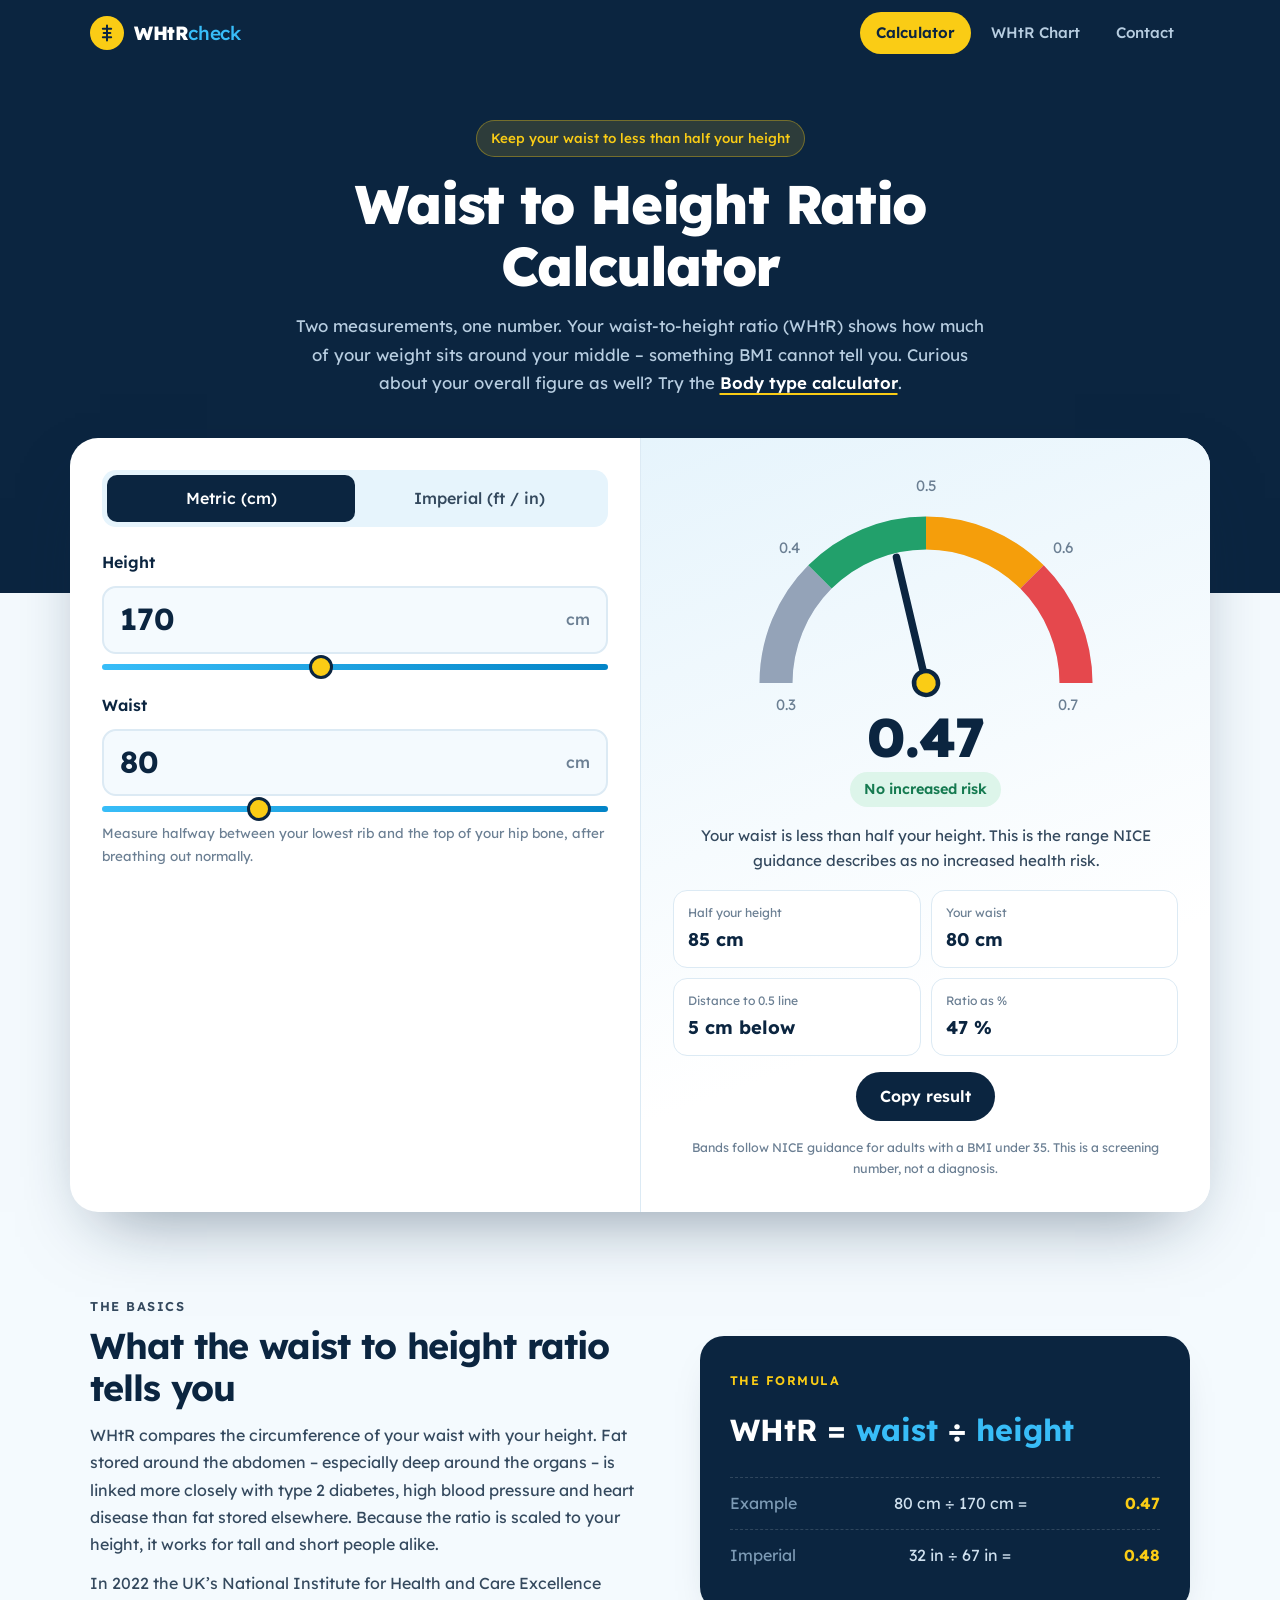
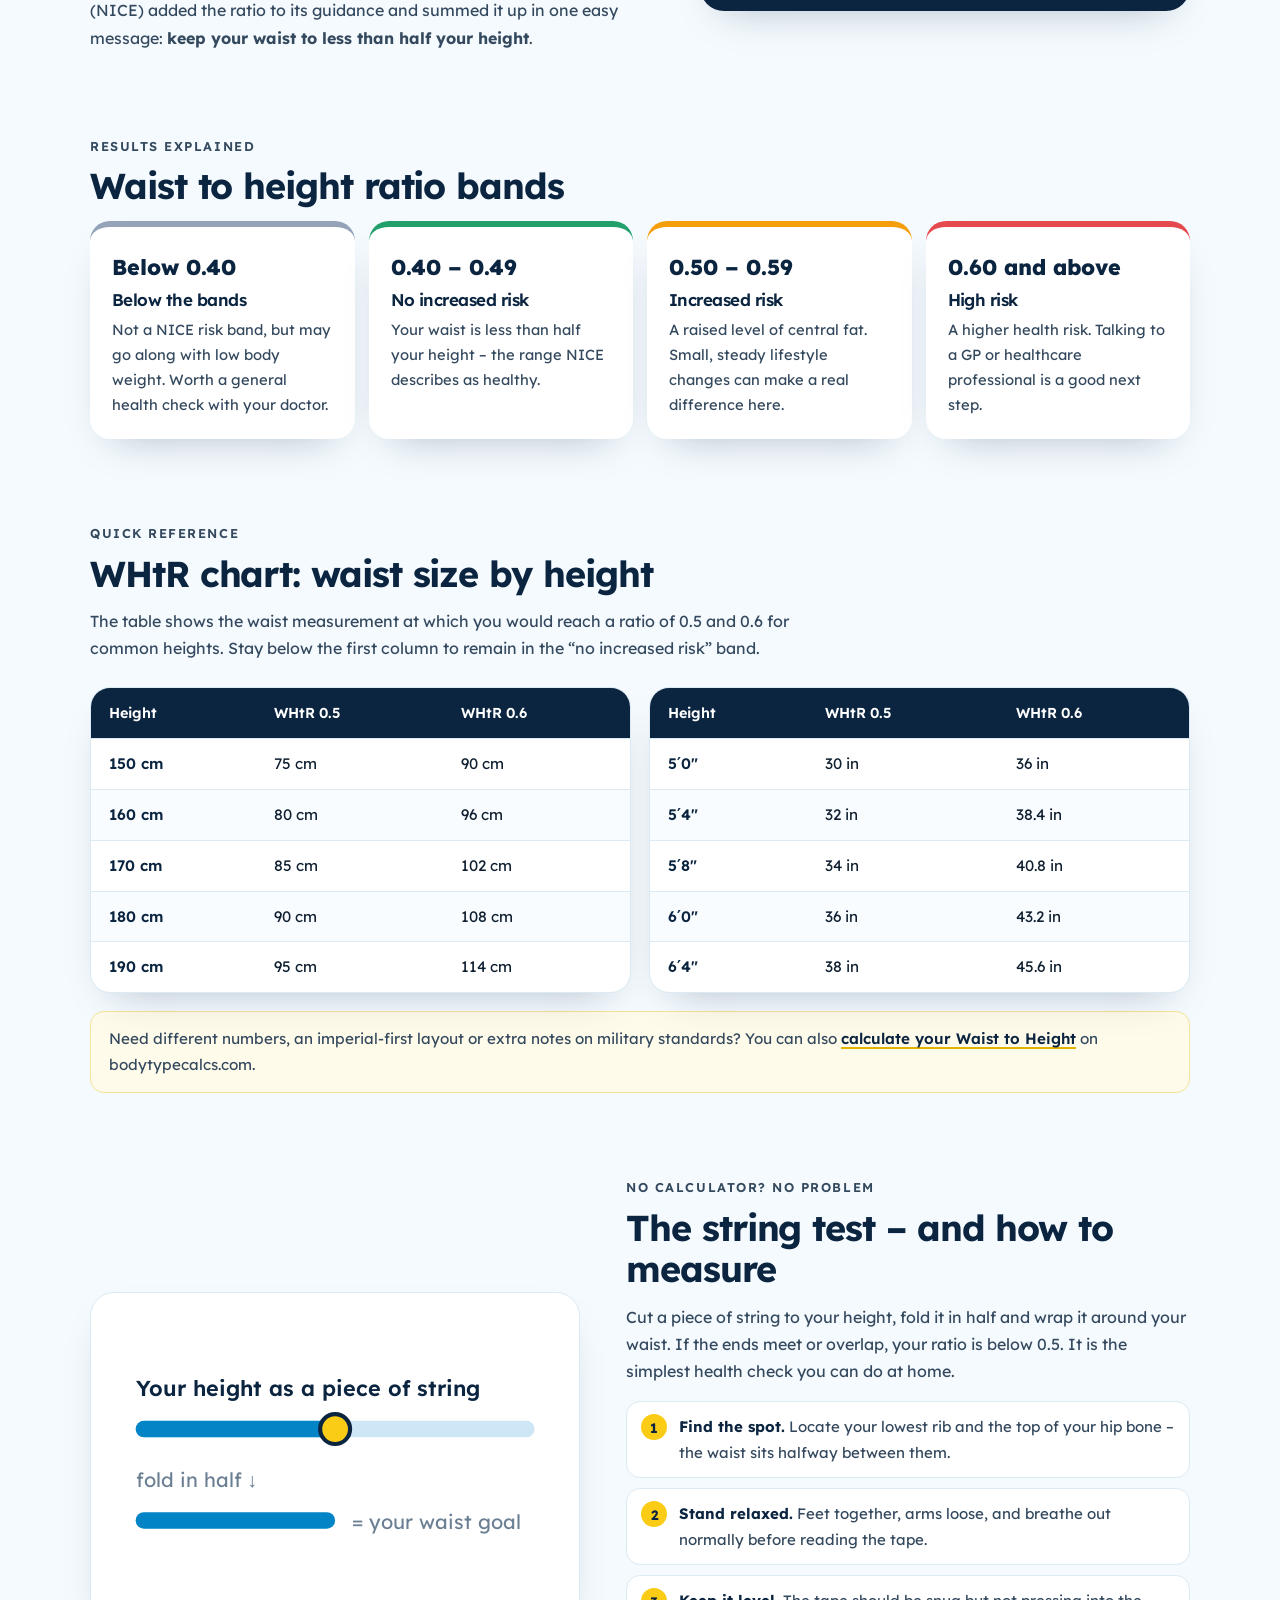
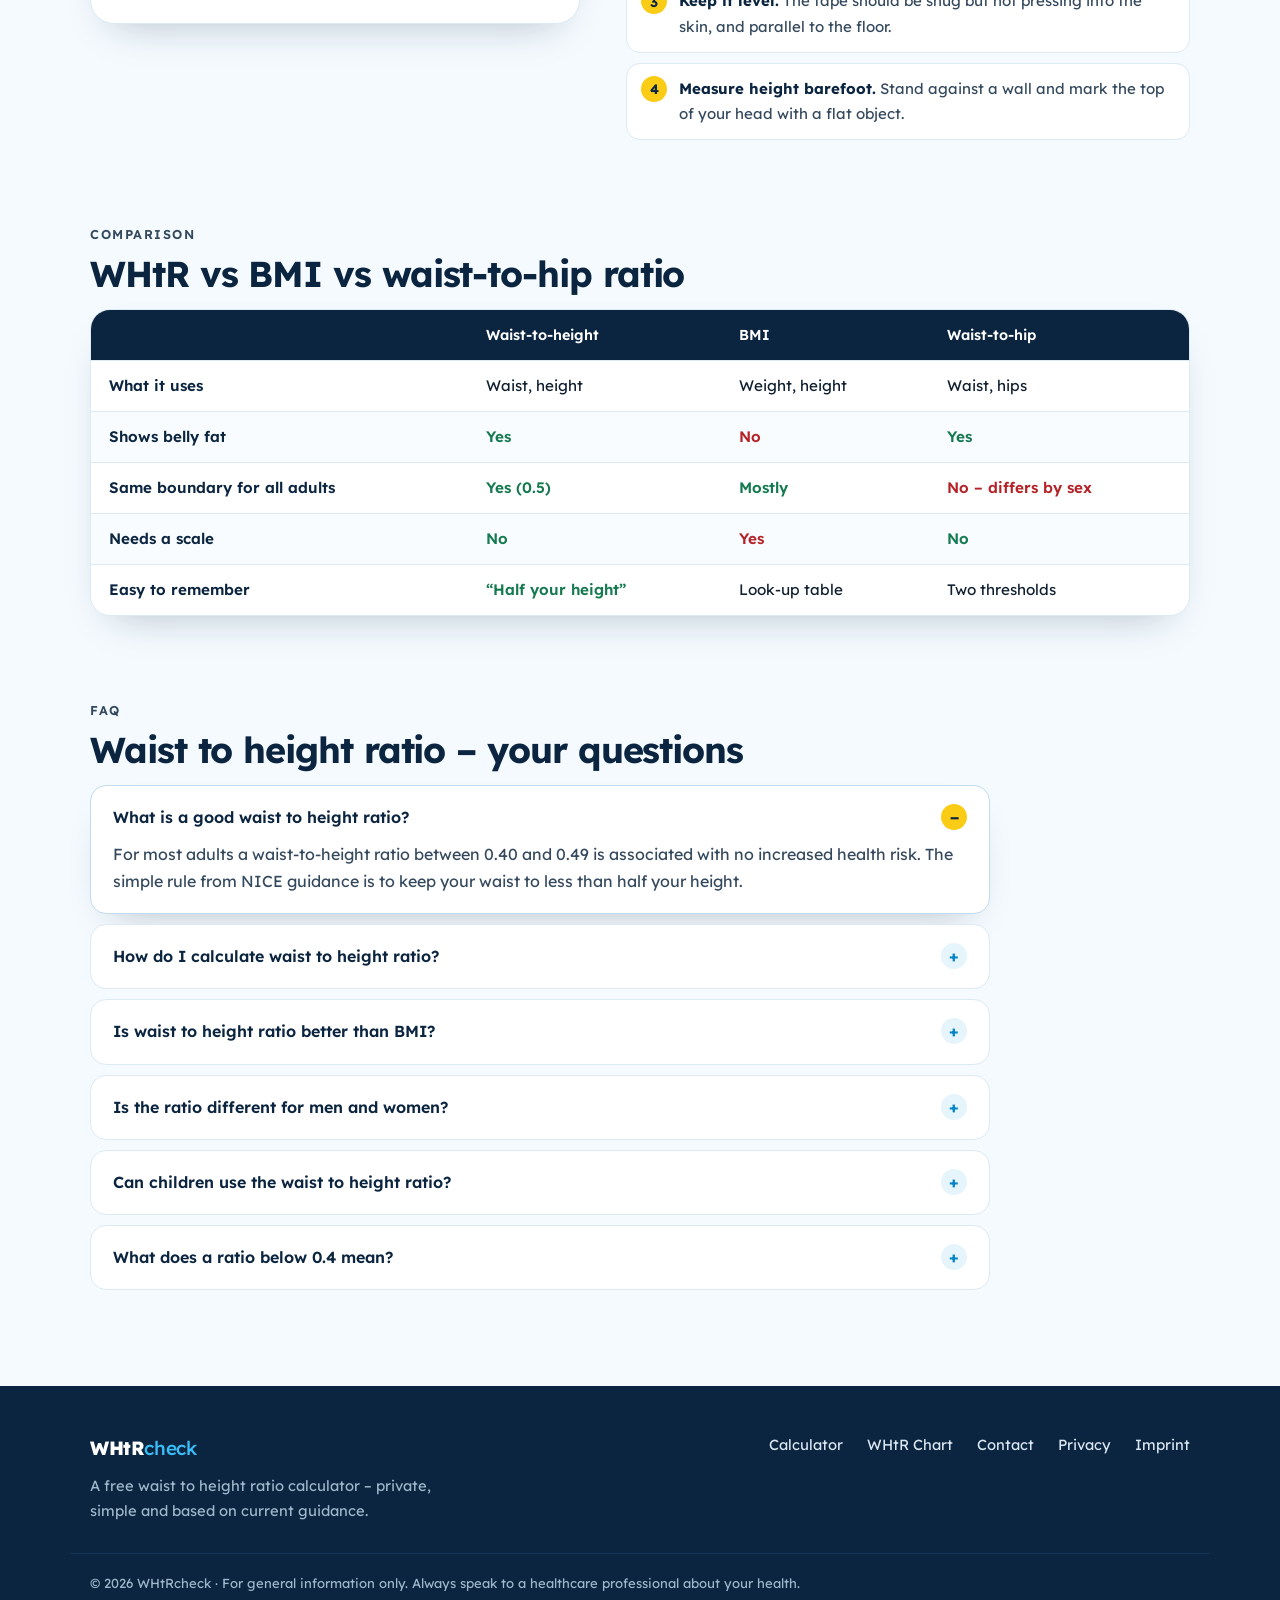
<file: index.html>
<!DOCTYPE html>
<html lang="en">
<head>
  <meta name="google-site-verification" content="YBAxCnKUeLoYZh-GeQafaLod0TiIpueyESzvMO1WSgw" />
<meta charset="UTF-8">
<meta name="viewport" content="width=device-width, initial-scale=1.0">
<title>Waist to Height Ratio Calculator – Check Your WHtR in Seconds</title>
<meta name="description" content="Free waist to height ratio calculator. Enter your height and waist in cm or feet and inches to get your WHtR, your health band based on NICE guidance and the waist size that equals half your height.">
<meta name="robots" content="index, follow">
<meta property="og:type" content="website">
<meta property="og:title" content="Waist to Height Ratio Calculator – Check Your WHtR in Seconds">
<meta property="og:description" content="Keep your waist to less than half your height. Check your ratio with this free WHtR calculator.">
<link rel="preconnect" href="https://fonts.googleapis.com">
<link rel="preconnect" href="https://fonts.gstatic.com" crossorigin>
<link href="https://fonts.googleapis.com/css2?family=Lexend:wght@400;500;600;700;800&display=swap" rel="stylesheet">
<link rel="stylesheet" href="style.css">

<script type="application/ld+json">
{
  "@context":"https://schema.org",
  "@graph":[
    {
      "@type":"WebApplication",
      "name":"Waist to Height Ratio Calculator",
      "applicationCategory":"HealthApplication",
      "operatingSystem":"Browser",
      "inLanguage":"en",
      "description":"Calculate your waist-to-height ratio (WHtR) from height and waist in metric or imperial units, with health bands based on NICE guidance.",
      "offers":{"@type":"Offer","price":"0","priceCurrency":"USD"}
    },
    {
      "@type":"FAQPage",
      "mainEntity":[
        {"@type":"Question","name":"What is a good waist to height ratio?","acceptedAnswer":{"@type":"Answer","text":"For most adults a waist-to-height ratio between 0.40 and 0.49 is associated with no increased health risk. The simple rule from NICE guidance is to keep your waist to less than half your height."}},
        {"@type":"Question","name":"How do I calculate waist to height ratio?","acceptedAnswer":{"@type":"Answer","text":"Divide your waist measurement by your height, using the same unit for both. A waist of 80 cm and a height of 170 cm give 80 ÷ 170 = 0.47."}},
        {"@type":"Question","name":"Is waist to height ratio better than BMI?","acceptedAnswer":{"@type":"Answer","text":"WHtR reflects fat stored around the middle, which BMI cannot show. That is why NICE recommends using it alongside BMI for adults with a BMI under 35. Neither measure is a diagnosis on its own."}},
        {"@type":"Question","name":"Is the ratio different for men and women?","acceptedAnswer":{"@type":"Answer","text":"No. The same boundaries of 0.5 and 0.6 are used for adult men and women, which makes the ratio easy to remember."}},
        {"@type":"Question","name":"Can children use the waist to height ratio?","acceptedAnswer":{"@type":"Answer","text":"Researchers often apply the 0.5 boundary from around age five, but results for children and teenagers should always be discussed with a paediatrician or GP rather than judged at home."}},
        {"@type":"Question","name":"What does a ratio below 0.4 mean?","acceptedAnswer":{"@type":"Answer","text":"A ratio under 0.40 is not a NICE risk band, but it can go along with low body weight. If your result is in this range, it is worth checking your overall health with a doctor."}}
      ]
    }
  ]
}
</script>
</head>
<body>

<header class="hd">
  <div class="wrap hd-in">
    <a href="#" class="lg" aria-label="WHtR Calculator home">
      <span class="lg-ic" aria-hidden="true"><svg viewBox="0 0 24 24" width="20" height="20"><path d="M12 3v18M7 7h10M8 12h8M7 17h10" stroke="#0b2540" stroke-width="2.4" stroke-linecap="round"/></svg></span>
      <span class="lg-tx">WHtR<b>check</b></span>
    </a>
    <button class="burger" aria-label="Menu" onclick="document.querySelector('.nv').classList.toggle('open')"><span></span><span></span></button>
    <nav class="nv">
      <a href="#" class="on">Calculator</a>
      <a href="#chart">WHtR Chart</a>
      <a href="#contact">Contact</a>
    </nav>
  </div>
</header>

<section class="hero">
  <div class="wrap hero-head">
    <span class="badge">Keep your waist to less than half your height</span>
    <h1>Waist to Height Ratio Calculator</h1>
    <p>Two measurements, one number. Your waist-to-height ratio (WHtR) shows how much of your weight sits around your middle – something BMI cannot tell you. Curious about your overall figure as well? Try the <a href="https://bodytypecalcs.com/">Body type calculator</a>.</p>
  </div>

  <div class="wrap app" id="calculator">
    <!-- INPUT -->
    <div class="panel-in">
      <div class="unit-sw" role="group" aria-label="Units">
        <button type="button" data-u="metric" class="on">Metric (cm)</button>
        <button type="button" data-u="imperial">Imperial (ft / in)</button>
      </div>

      <div class="grp">
        <label class="lbl" for="h-cm">Height</label>
        <div class="metric-only row">
          <div class="box"><input type="number" id="h-cm" value="170" min="50" max="250" step="0.5" inputmode="decimal"><span>cm</span></div>
        </div>
        <div class="imperial-only row two">
          <div class="box"><input type="number" id="h-ft" value="5" min="2" max="8" step="1" aria-label="Height feet"><span>ft</span></div>
          <div class="box"><input type="number" id="h-in" value="7" min="0" max="11.9" step="0.5" aria-label="Height inches"><span>in</span></div>
        </div>
        <input type="range" id="h-range" min="140" max="210" step="0.5" value="170" aria-label="Height slider">
      </div>

      <div class="grp">
        <label class="lbl" for="w-val">Waist</label>
        <div class="row">
          <div class="box"><input type="number" id="w-val" value="80" min="30" max="200" step="0.5" inputmode="decimal"><span class="w-unit">cm</span></div>
        </div>
        <input type="range" id="w-range" min="50" max="150" step="0.5" value="80" aria-label="Waist slider">
        <p class="help">Measure halfway between your lowest rib and the top of your hip bone, after breathing out normally.</p>
      </div>

      <p class="err" id="err" role="alert"></p>
    </div>

    <!-- RESULT -->
    <div class="panel-out" aria-live="polite">
      <div class="gauge">
        <svg viewBox="0 -22 240 164" aria-hidden="true">
          <path d="M20 120 A100 100 0 0 1 220 120" class="g-bg"/>
          <path d="M20 120 A100 100 0 0 1 49.3 49.3" class="g-a"/>
          <path d="M49.3 49.3 A100 100 0 0 1 120 20" class="g-b"/>
          <path d="M120 20 A100 100 0 0 1 190.7 49.3" class="g-c"/>
          <path d="M190.7 49.3 A100 100 0 0 1 220 120" class="g-d"/>
          <text x="29" y="33" class="g-t" text-anchor="middle">0.4</text><text x="120" y="-8" class="g-t" text-anchor="middle">0.5</text><text x="211" y="33" class="g-t" text-anchor="middle">0.6</text>
          <g id="needle" style="transform-origin:120px 120px"><line x1="120" y1="120" x2="120" y2="34" class="g-needle"/><circle cx="120" cy="120" r="8" class="g-hub"/></g>
          <text x="20" y="138" class="g-t">0.3</text><text x="208" y="138" class="g-t">0.7</text>
        </svg>
        <div class="g-val"><b id="o-ratio">0.47</b><span id="o-band" class="band b-ok">No increased risk</span></div>
      </div>
      <p class="o-msg" id="o-msg"></p>
      <div class="o-grid">
        <div><span>Half your height</span><b id="o-half">85 cm</b></div>
        <div><span>Your waist</span><b id="o-waist">80 cm</b></div>
        <div><span>Distance to 0.5 line</span><b id="o-diff">5 cm below</b></div>
        <div><span>Ratio as %</span><b id="o-pct">47 %</b></div>
      </div>
      <button class="cp" id="cp">Copy result</button>
      <p class="disc">Bands follow NICE guidance for adults with a BMI under 35. This is a screening number, not a diagnosis.</p>
    </div>
  </div>
</section>

<main class="wrap">

  <!-- WHAT -->
  <section class="sec split">
    <div>
      <p class="ey">The basics</p>
      <h2>What the waist to height ratio tells you</h2>
      <p>WHtR compares the circumference of your waist with your height. Fat stored around the abdomen – especially deep around the organs – is linked more closely with type 2 diabetes, high blood pressure and heart disease than fat stored elsewhere. Because the ratio is scaled to your height, it works for tall and short people alike.</p>
      <p>In 2022 the UK’s National Institute for Health and Care Excellence (NICE) added the ratio to its guidance and summed it up in one easy message: <b>keep your waist to less than half your height</b>.</p>
    </div>
    <div class="formula">
      <span class="f-l">The formula</span>
      <div class="f-main">WHtR = <i>waist</i> ÷ <i>height</i></div>
      <div class="f-ex"><span>Example</span>80 cm ÷ 170 cm = <b>0.47</b></div>
      <div class="f-ex"><span>Imperial</span>32 in ÷ 67 in = <b>0.48</b></div>
    </div>
  </section>

  <!-- BANDS -->
  <section class="sec">
    <p class="ey">Results explained</p>
    <h2>Waist to height ratio bands</h2>
    <div class="bands">
      <article class="bd-a"><b>Below 0.40</b><h3>Below the bands</h3><p>Not a NICE risk band, but may go along with low body weight. Worth a general health check with your doctor.</p></article>
      <article class="bd-b"><b>0.40 – 0.49</b><h3>No increased risk</h3><p>Your waist is less than half your height – the range NICE describes as healthy.</p></article>
      <article class="bd-c"><b>0.50 – 0.59</b><h3>Increased risk</h3><p>A raised level of central fat. Small, steady lifestyle changes can make a real difference here.</p></article>
      <article class="bd-d"><b>0.60 and above</b><h3>High risk</h3><p>A higher health risk. Talking to a GP or healthcare professional is a good next step.</p></article>
    </div>
  </section>

  <!-- CHART -->
  <section class="sec" id="chart">
    <p class="ey">Quick reference</p>
    <h2>WHtR chart: waist size by height</h2>
    <p class="lead">The table shows the waist measurement at which you would reach a ratio of 0.5 and 0.6 for common heights. Stay below the first column to remain in the “no increased risk” band.</p>
    <div class="chart-grid">
      <div class="tbl">
        <table>
          <thead><tr><th>Height</th><th>WHtR 0.5</th><th>WHtR 0.6</th></tr></thead>
          <tbody>
            <tr><td>150 cm</td><td>75 cm</td><td>90 cm</td></tr>
            <tr><td>160 cm</td><td>80 cm</td><td>96 cm</td></tr>
            <tr><td>170 cm</td><td>85 cm</td><td>102 cm</td></tr>
            <tr><td>180 cm</td><td>90 cm</td><td>108 cm</td></tr>
            <tr><td>190 cm</td><td>95 cm</td><td>114 cm</td></tr>
          </tbody>
        </table>
      </div>
      <div class="tbl">
        <table>
          <thead><tr><th>Height</th><th>WHtR 0.5</th><th>WHtR 0.6</th></tr></thead>
          <tbody>
            <tr><td>5′0″</td><td>30 in</td><td>36 in</td></tr>
            <tr><td>5′4″</td><td>32 in</td><td>38.4 in</td></tr>
            <tr><td>5′8″</td><td>34 in</td><td>40.8 in</td></tr>
            <tr><td>6′0″</td><td>36 in</td><td>43.2 in</td></tr>
            <tr><td>6′4″</td><td>38 in</td><td>45.6 in</td></tr>
          </tbody>
        </table>
      </div>
    </div>
    <p class="note">Need different numbers, an imperial-first layout or extra notes on military standards? You can also <a href="https://bodytypecalcs.com/waist-to-height-ratio-calculator/">calculate your Waist to Height</a> on bodytypecalcs.com.</p>
  </section>

  <!-- STRING TEST + MEASURE -->
  <section class="sec split rev">
    <div class="string">
      <svg viewBox="0 0 260 160" aria-hidden="true">
        <rect x="10" y="60" width="240" height="10" rx="5" fill="#cfe6f7"/>
        <rect x="10" y="60" width="120" height="10" rx="5" fill="#0284c7"/>
        <circle cx="130" cy="65" r="9" fill="#facc15" stroke="#0b2540" stroke-width="2.5"/>
        <text x="10" y="45" class="s-t">Your height as a piece of string</text>
        <text x="10" y="100" class="s-t2">fold in half ↓</text>
        <rect x="10" y="115" width="120" height="10" rx="5" fill="#0284c7"/>
        <text x="140" y="125" class="s-t2">= your waist goal</text>
      </svg>
    </div>
    <div>
      <p class="ey">No calculator? No problem</p>
      <h2>The string test – and how to measure</h2>
      <p>Cut a piece of string to your height, fold it in half and wrap it around your waist. If the ends meet or overlap, your ratio is below 0.5. It is the simplest health check you can do at home.</p>
      <ul class="steps">
        <li><b>Find the spot.</b> Locate your lowest rib and the top of your hip bone – the waist sits halfway between them.</li>
        <li><b>Stand relaxed.</b> Feet together, arms loose, and breathe out normally before reading the tape.</li>
        <li><b>Keep it level.</b> The tape should be snug but not pressing into the skin, and parallel to the floor.</li>
        <li><b>Measure height barefoot.</b> Stand against a wall and mark the top of your head with a flat object.</li>
      </ul>
    </div>
  </section>

  <!-- COMPARE -->
  <section class="sec">
    <p class="ey">Comparison</p>
    <h2>WHtR vs BMI vs waist-to-hip ratio</h2>
    <div class="tbl wide">
      <table>
        <thead><tr><th></th><th>Waist-to-height</th><th>BMI</th><th>Waist-to-hip</th></tr></thead>
        <tbody>
          <tr><td>What it uses</td><td>Waist, height</td><td>Weight, height</td><td>Waist, hips</td></tr>
          <tr><td>Shows belly fat</td><td class="y">Yes</td><td class="n">No</td><td class="y">Yes</td></tr>
          <tr><td>Same boundary for all adults</td><td class="y">Yes (0.5)</td><td class="y">Mostly</td><td class="n">No – differs by sex</td></tr>
          <tr><td>Needs a scale</td><td class="y">No</td><td class="n">Yes</td><td class="y">No</td></tr>
          <tr><td>Easy to remember</td><td class="y">“Half your height”</td><td>Look-up table</td><td>Two thresholds</td></tr>
        </tbody>
      </table>
    </div>
  </section>

  <!-- FAQ -->
  <section class="sec">
    <p class="ey">FAQ</p>
    <h2>Waist to height ratio – your questions</h2>
    <div class="faq">
      <details open><summary>What is a good waist to height ratio?</summary><p>For most adults a waist-to-height ratio between 0.40 and 0.49 is associated with no increased health risk. The simple rule from NICE guidance is to keep your waist to less than half your height.</p></details>
      <details><summary>How do I calculate waist to height ratio?</summary><p>Divide your waist measurement by your height, using the same unit for both. A waist of 80 cm and a height of 170 cm give 80 ÷ 170 = 0.47.</p></details>
      <details><summary>Is waist to height ratio better than BMI?</summary><p>WHtR reflects fat stored around the middle, which BMI cannot show. That is why NICE recommends using it alongside BMI for adults with a BMI under 35. Neither measure is a diagnosis on its own.</p></details>
      <details><summary>Is the ratio different for men and women?</summary><p>No. The same boundaries of 0.5 and 0.6 are used for adult men and women, which makes the ratio easy to remember.</p></details>
      <details><summary>Can children use the waist to height ratio?</summary><p>Researchers often apply the 0.5 boundary from around age five, but results for children and teenagers should always be discussed with a paediatrician or GP rather than judged at home.</p></details>
      <details><summary>What does a ratio below 0.4 mean?</summary><p>A ratio under 0.40 is not a NICE risk band, but it can go along with low body weight. If your result is in this range, it is worth checking your overall health with a doctor.</p></details>
    </div>
  </section>
</main>

<footer class="ft" id="contact">
  <div class="wrap ft-in">
    <div>
      <span class="lg-tx light">WHtR<b>check</b></span>
      <p>A free waist to height ratio calculator – private, simple and based on current guidance.</p>
    </div>
    <nav>
      <a href="#calculator">Calculator</a>
      <a href="#chart">WHtR Chart</a>
      <a href="#">Contact</a>
      <a href="#">Privacy</a>
      <a href="#">Imprint</a>
    </nav>
  </div>
  <p class="wrap ft-copy">© <span id="yr"></span> WHtRcheck · For general information only. Always speak to a healthcare professional about your health.</p>
</footer>

<div class="toast" id="toast"></div>

<script>
(function(){
  var $=function(id){return document.getElementById(id);};
  var unit='metric', txt='';

  function heightCm(){
    if(unit==='metric') return parseFloat($('h-cm').value);
    var ft=parseFloat($('h-ft').value)||0, inch=parseFloat($('h-in').value)||0;
    return (ft*12+inch)*2.54;
  }
  function waistCm(){ var v=parseFloat($('w-val').value); return unit==='metric'?v:v*2.54; }
  function show(cm){ return unit==='metric'?(Math.round(cm*10)/10)+' cm':(Math.round(cm/2.54*10)/10)+' in'; }

  function calc(){
    var h=heightCm(), w=waistCm();
    if(!(h>50) || !(w>20)){ $('err').textContent='Please enter a valid height and waist.'; return; }
    $('err').textContent='';
    var r=w/h, rr=Math.round(r*100)/100;
    $('o-ratio').textContent=rr.toFixed(2);
    var band, cls, msg;
    if(r<0.40){ band='Below the bands'; cls='b-low'; msg='Your ratio is under 0.40. This is not a NICE risk band, but it can go along with low body weight – a general check-up with your doctor is a good idea.'; }
    else if(r<0.50){ band='No increased risk'; cls='b-ok'; msg='Your waist is less than half your height. This is the range NICE guidance describes as no increased health risk.'; }
    else if(r<0.60){ band='Increased risk'; cls='b-mid'; msg='Your waist is half your height or more. NICE links this range with increased health risk from central fat.'; }
    else { band='High risk'; cls='b-high'; msg='Your ratio is 0.60 or higher, which NICE links with high health risk. Consider talking to a GP or healthcare professional.'; }
    $('o-band').textContent=band; $('o-band').className='band '+cls;
    $('o-msg').textContent=msg;
    var half=h/2, diff=w-half;
    $('o-half').textContent=show(half);
    $('o-waist').textContent=show(w);
    $('o-diff').textContent=Math.abs(diff)<0.05?'on the line':show(Math.abs(diff))+(diff<0?' below':' above');
    $('o-pct').textContent=Math.round(r*100)+' %';
    var clamped=Math.max(0.3,Math.min(0.7,r));
    var deg=(clamped-0.5)/0.2*90;
    $('needle').style.transform='rotate('+deg+'deg)';
    txt='My waist-to-height ratio: '+rr.toFixed(2)+' ('+band+')';
  }

  function syncRangesFromInputs(){
    var h=heightCm(), w=parseFloat($('w-val').value);
    if(h>0) $('h-range').value=unit==='metric'?h:Math.round(h/2.54*2)/2;
    if(w>0) $('w-range').value=w;
  }
  function setRanges(){
    if(unit==='metric'){ $('h-range').min=140; $('h-range').max=210; $('w-range').min=50; $('w-range').max=150; }
    else { $('h-range').min=55; $('h-range').max=83; $('w-range').min=20; $('w-range').max=60; }
  }

  document.querySelectorAll('.unit-sw button').forEach(function(b){
    b.addEventListener('click',function(){
      if(b.dataset.u===unit) return;
      var h=heightCm(), w=waistCm();
      unit=b.dataset.u;
      document.querySelectorAll('.unit-sw button').forEach(function(x){x.classList.toggle('on',x===b);});
      document.body.classList.toggle('imp',unit==='imperial');
      if(unit==='metric'){ $('h-cm').value=Math.round(h*2)/2; $('w-val').value=Math.round(w*2)/2; }
      else { var ti=h/2.54, ft=Math.floor(ti/12), inch=Math.round((ti-ft*12)*2)/2; if(inch>=12){ft++;inch=0;} $('h-ft').value=ft; $('h-in').value=inch; $('w-val').value=Math.round(w/2.54*2)/2; }
      document.querySelectorAll('.w-unit').forEach(function(s){s.textContent=unit==='metric'?'cm':'in';});
      setRanges(); syncRangesFromInputs(); calc();
    });
  });
  ['h-cm','h-ft','h-in','w-val'].forEach(function(id){ $(id).addEventListener('input',function(){ syncRangesFromInputs(); calc(); }); });
  $('h-range').addEventListener('input',function(){
    var v=parseFloat(this.value);
    if(unit==='metric') $('h-cm').value=v;
    else { var ft=Math.floor(v/12); $('h-ft').value=ft; $('h-in').value=Math.round((v-ft*12)*2)/2; }
    calc();
  });
  $('w-range').addEventListener('input',function(){ $('w-val').value=this.value; calc(); });
  $('cp').addEventListener('click',function(){
    var done=function(){ var e=$('toast'); e.textContent='Result copied'; e.classList.add('show'); setTimeout(function(){e.classList.remove('show');},1800); };
    if(navigator.clipboard&&window.isSecureContext){ navigator.clipboard.writeText(txt).then(done); return; }
    var a=document.createElement('textarea'); a.value=txt; document.body.appendChild(a); a.select(); try{document.execCommand('copy');done();}catch(e){} a.remove();
  });
  document.querySelectorAll('.nv a').forEach(function(a){a.addEventListener('click',function(){document.querySelector('.nv').classList.remove('open');});});
  $('yr').textContent=new Date().getFullYear();
  calc();
})();
</script>
</body>
</html>
</file>
<file: style.css>
:root{
  --navy:#0b2540; --navy-2:#123659; --sky:#0284c7; --sky-2:#38bdf8; --sky-soft:#e6f4fc; --ice:#f4fafe;
  --sun:#facc15; --sun-d:#e0b400;
  --ink:#0f1f30; --ink-2:#34495e; --muted:#6b7f93; --line:#dceaf4; --card:#ffffff;
  --low:#94a3b8; --ok:#22a06b; --mid:#f59e0b; --high:#e5484d;
  --r:20px; --shadow:0 18px 40px -24px rgba(11,37,64,.35);
}
*{box-sizing:border-box;margin:0;padding:0}
html{scroll-behavior:smooth;scroll-padding-top:80px}
body{font-family:'Lexend',system-ui,sans-serif;background:var(--ice);color:var(--ink);line-height:1.7;-webkit-font-smoothing:antialiased;font-weight:400}
a{color:var(--sky)}
.wrap{max-width:1140px;margin:0 auto;padding:0 20px}
h1,h2,h3{letter-spacing:-.03em;line-height:1.15;color:var(--navy)}
h2{font-size:clamp(1.6rem,3.2vw,2.25rem);font-weight:700;margin-bottom:14px}
h3{font-size:1.06rem;font-weight:600}

/* ---------- Header ---------- */
.hd{position:sticky;top:0;z-index:50;background:var(--navy)}
.hd-in{display:flex;align-items:center;justify-content:space-between;height:66px}
.lg{display:flex;align-items:center;gap:10px;text-decoration:none}
.lg-ic{width:34px;height:34px;border-radius:50%;background:var(--sun);display:grid;place-items:center}
.lg-tx{font-weight:800;font-size:1.2rem;color:#fff;letter-spacing:-.02em}
.lg-tx b{color:var(--sky-2);font-weight:500}
.nv{display:flex;gap:4px}
.nv a{color:#b7cde0;text-decoration:none;font-weight:500;font-size:.95rem;padding:8px 16px;border-radius:999px;transition:.2s}
.nv a:hover{color:#fff;background:rgba(255,255,255,.08)}
.nv a.on{background:var(--sun);color:var(--navy);font-weight:600}
.burger{display:none;background:none;border:0;cursor:pointer;padding:10px}
.burger span{display:block;width:24px;height:2px;background:#fff;margin:6px 0;border-radius:2px}

/* ---------- Hero + app ---------- */
.hero{background:linear-gradient(180deg,var(--navy) 0%,var(--navy) 46%,var(--ice) 46%);padding:54px 0 0}
.hero-head{text-align:center;max-width:820px;color:#fff}
.badge{display:inline-block;background:rgba(250,204,21,.14);color:var(--sun);border:1px solid rgba(250,204,21,.35);font-size:.84rem;font-weight:500;padding:6px 14px;border-radius:999px}
.hero h1{color:#fff;font-size:clamp(2.1rem,5vw,3.4rem);font-weight:800;margin-top:16px}
.hero-head p{color:#b7cde0;font-size:1.05rem;margin:14px auto 0;max-width:700px}
.hero-head a{color:#fff;font-weight:600;text-decoration:underline;text-decoration-color:var(--sun);text-decoration-thickness:2px;text-underline-offset:4px}
.hero-head a:hover{color:var(--sun)}

.app{display:grid;grid-template-columns:1fr 1fr;margin-top:40px;background:var(--card);border-radius:28px;box-shadow:0 30px 70px -30px rgba(11,37,64,.5);overflow:hidden;padding:0}
.panel-in{padding:32px;display:flex;flex-direction:column;gap:22px}
.unit-sw{display:grid;grid-template-columns:1fr 1fr;background:var(--sky-soft);padding:5px;border-radius:14px}
.unit-sw button{border:0;background:none;font:inherit;font-weight:500;color:var(--ink-2);padding:10px;border-radius:10px;cursor:pointer;transition:.2s}
.unit-sw button.on{background:var(--navy);color:#fff}
.grp{display:flex;flex-direction:column;gap:10px}
.lbl{font-weight:600;color:var(--navy)}
.row{display:grid;gap:10px}
.row.two{grid-template-columns:1fr 1fr}
.box{display:flex;align-items:center;border:2px solid var(--line);border-radius:14px;padding:6px 16px;background:var(--ice);transition:.2s}
.box:focus-within{border-color:var(--sky);background:#fff;box-shadow:0 0 0 4px rgba(56,189,248,.2)}
.box input{border:0;background:none;font:inherit;font-size:1.9rem;font-weight:700;color:var(--navy);width:100%;min-width:0}
.box input:focus{outline:none}
.box span{font-weight:500;color:var(--muted)}
.imperial-only{display:none}
body.imp .imperial-only{display:grid}
body.imp .metric-only{display:none}
input[type=range]{-webkit-appearance:none;appearance:none;width:100%;height:6px;border-radius:999px;background:linear-gradient(90deg,var(--sky-2),var(--sky));outline:none}
input[type=range]::-webkit-slider-thumb{-webkit-appearance:none;width:24px;height:24px;border-radius:50%;background:var(--sun);border:3px solid var(--navy);cursor:pointer}
input[type=range]::-moz-range-thumb{width:20px;height:20px;border-radius:50%;background:var(--sun);border:3px solid var(--navy);cursor:pointer}
.help{font-size:.84rem;color:var(--muted)}
.err{color:var(--high);font-weight:500;font-size:.9rem;min-height:1em;margin-top:-10px}

.panel-out{background:linear-gradient(160deg,var(--sky-soft),#fff 70%);border-left:1px solid var(--line);padding:32px;display:flex;flex-direction:column;gap:16px}
.gauge{position:relative;text-align:center}
.gauge svg{width:100%;max-width:360px;display:block;margin:0 auto}
.g-bg{fill:none;stroke:#e2ecf4;stroke-width:22}
.g-a,.g-b,.g-c,.g-d{fill:none;stroke-width:22}
.g-a{stroke:var(--low)} .g-b{stroke:var(--ok)} .g-c{stroke:var(--mid)} .g-d{stroke:var(--high)}
.g-needle{stroke:var(--navy);stroke-width:5;stroke-linecap:round}
.g-hub{fill:var(--sun);stroke:var(--navy);stroke-width:3}
#needle{transition:transform .5s cubic-bezier(.3,1.4,.5,1)}
.g-t{font-family:'Lexend',sans-serif;font-size:10px;fill:var(--muted)}
.g-val{margin-top:-6px}
.g-val b{display:block;font-size:3.4rem;font-weight:800;color:var(--navy);line-height:1}
.band{display:inline-block;margin-top:8px;font-weight:600;font-size:.9rem;padding:5px 14px;border-radius:999px}
.b-low{background:#eef2f6;color:#475569}
.b-ok{background:#ddf5ea;color:#157a50}
.b-mid{background:#fff1d6;color:#a56300}
.b-high{background:#fde3e4;color:#b42328}
.o-msg{text-align:center;color:var(--ink-2);font-size:.95rem}
.o-grid{display:grid;grid-template-columns:1fr 1fr;gap:10px}
.o-grid div{background:#fff;border:1px solid var(--line);border-radius:14px;padding:12px 14px}
.o-grid span{display:block;font-size:.76rem;color:var(--muted)}
.o-grid b{font-size:1.15rem;color:var(--navy);font-weight:700}
.cp{align-self:center;border:0;background:var(--navy);color:#fff;font:inherit;font-weight:600;padding:11px 24px;border-radius:999px;cursor:pointer;transition:.2s}
.cp:hover{background:var(--sky)}
.disc{text-align:center;font-size:.78rem;color:var(--muted)}

/* ---------- Sections ---------- */
.sec{padding:84px 0 0}
.ey{font-size:.8rem;font-weight:600;text-transform:uppercase;letter-spacing:.12em;color:var(--sky);margin-bottom:8px}
.sec p{color:var(--ink-2)}
.lead{max-width:760px;margin-bottom:24px}
.split{display:grid;grid-template-columns:1.15fr 1fr;gap:46px;align-items:center}
.split p+p{margin-top:12px}
.split.rev{grid-template-columns:1fr 1.15fr}
.formula{background:var(--navy);color:#fff;border-radius:24px;padding:30px;box-shadow:var(--shadow)}
.f-l{font-size:.78rem;text-transform:uppercase;letter-spacing:.12em;color:var(--sun);font-weight:600}
.f-main{font-size:clamp(1.4rem,3vw,1.9rem);font-weight:700;margin:12px 0 20px}
.f-main i{font-style:normal;color:var(--sky-2)}
.f-ex{display:flex;justify-content:space-between;gap:10px;padding:12px 0;border-top:1px dashed rgba(255,255,255,.15);color:#cfe0ee}
.f-ex span{color:#7d9bb5}
.f-ex b{color:var(--sun)}

.bands{display:grid;grid-template-columns:repeat(4,1fr);gap:14px}
.bands article{background:var(--card);border-radius:var(--r);padding:22px;box-shadow:var(--shadow);border-top:6px solid}
.bands b{display:block;font-size:1.35rem;font-weight:800;color:var(--navy)}
.bands h3{margin:4px 0 8px}
.bands p{font-size:.92rem}
.bd-a{border-color:var(--low)!important} .bd-b{border-color:var(--ok)!important} .bd-c{border-color:var(--mid)!important} .bd-d{border-color:var(--high)!important}

.chart-grid{display:grid;grid-template-columns:1fr 1fr;gap:18px}
.tbl{background:var(--card);border-radius:var(--r);overflow:auto;box-shadow:var(--shadow);border:1px solid var(--line)}
.tbl table{width:100%;border-collapse:collapse}
.tbl.wide table{min-width:620px}
th{background:var(--navy);color:#fff;text-align:left;padding:13px 18px;font-weight:600;font-size:.9rem}
td{padding:12px 18px;border-top:1px solid var(--line);font-size:.95rem}
td:first-child{font-weight:600;color:var(--navy)}
tr:nth-child(even) td{background:#f8fcff}
td.y{color:#157a50;font-weight:600} td.n{color:#b42328;font-weight:600}
.note{margin-top:18px;background:#fffbea;border:1px solid #f6e39a;border-radius:14px;padding:14px 18px;font-size:.95rem}
.note a{font-weight:600;color:var(--navy);text-decoration:underline;text-decoration-color:var(--sun-d);text-decoration-thickness:2px;text-underline-offset:3px}
.note a:hover{color:var(--sky)}

.string{background:var(--card);border-radius:24px;padding:28px;box-shadow:var(--shadow);border:1px solid var(--line)}
.string svg{width:100%;height:auto}
.s-t{font-family:'Lexend',sans-serif;font-size:13px;font-weight:600;fill:var(--navy)}
.s-t2{font-family:'Lexend',sans-serif;font-size:12px;fill:var(--muted)}
.steps{list-style:none;display:grid;gap:10px;margin-top:16px;counter-reset:s}
.steps li{counter-increment:s;position:relative;padding:12px 14px 12px 52px;background:var(--card);border:1px solid var(--line);border-radius:14px;font-size:.94rem;color:var(--ink-2)}
.steps li::before{content:counter(s);position:absolute;left:14px;top:12px;width:26px;height:26px;border-radius:50%;background:var(--sun);color:var(--navy);font-weight:700;display:grid;place-items:center;font-size:.85rem}
.steps b{color:var(--navy)}

.faq{display:grid;gap:10px;max-width:900px}
.faq details{background:var(--card);border:1px solid var(--line);border-radius:16px;padding:18px 22px}
.faq details[open]{box-shadow:var(--shadow);border-color:#bfdcf0}
.faq summary{cursor:pointer;font-weight:600;color:var(--navy);list-style:none;display:flex;justify-content:space-between;gap:12px}
.faq summary::-webkit-details-marker{display:none}
.faq summary::after{content:"+";width:26px;height:26px;border-radius:50%;background:var(--sky-soft);color:var(--sky);display:grid;place-items:center;flex-shrink:0;font-weight:700}
.faq details[open] summary::after{content:"−";background:var(--sun);color:var(--navy)}
.faq details p{margin-top:10px}

/* ---------- Footer ---------- */
.ft{background:var(--navy);color:#9fb7cc;margin-top:96px;padding:46px 0 26px;font-size:.92rem}
.ft-in{display:flex;justify-content:space-between;gap:30px;flex-wrap:wrap}
.ft-in p{margin-top:8px;max-width:380px}
.lg-tx.light{color:#fff}
.ft nav{display:flex;flex-wrap:wrap;gap:8px 24px}
.ft nav a{color:#dbe8f3;text-decoration:none}
.ft nav a:hover{color:var(--sun)}
.ft-copy{margin-top:30px;padding-top:18px;border-top:1px solid var(--navy-2);font-size:.82rem}
.toast{position:fixed;left:50%;bottom:24px;transform:translateX(-50%) translateY(90px);background:var(--navy);color:#fff;padding:12px 22px;border-radius:999px;font-weight:600;opacity:0;transition:.3s;z-index:90;pointer-events:none}
.toast.show{opacity:1;transform:translateX(-50%) translateY(0)}

/* ---------- Responsive ---------- */
@media (max-width:960px){
  .app,.split,.split.rev{grid-template-columns:1fr}
  .panel-out{border-left:0;border-top:1px solid var(--line)}
  .bands{grid-template-columns:1fr 1fr}
  .chart-grid{grid-template-columns:1fr}
}
@media (max-width:640px){
  .burger{display:block}
  .nv{display:none;position:absolute;top:66px;left:0;right:0;background:var(--navy);flex-direction:column;padding:10px 20px 18px}
  .nv.open{display:flex}
  .hero{padding-top:38px;background:linear-gradient(180deg,var(--navy) 0%,var(--navy) 30%,var(--ice) 30%)}
  .app{border-radius:20px;margin-top:28px}
  .panel-in,.panel-out{padding:20px}
  .bands{grid-template-columns:1fr}
  .g-val b{font-size:2.8rem}
}
</file>
